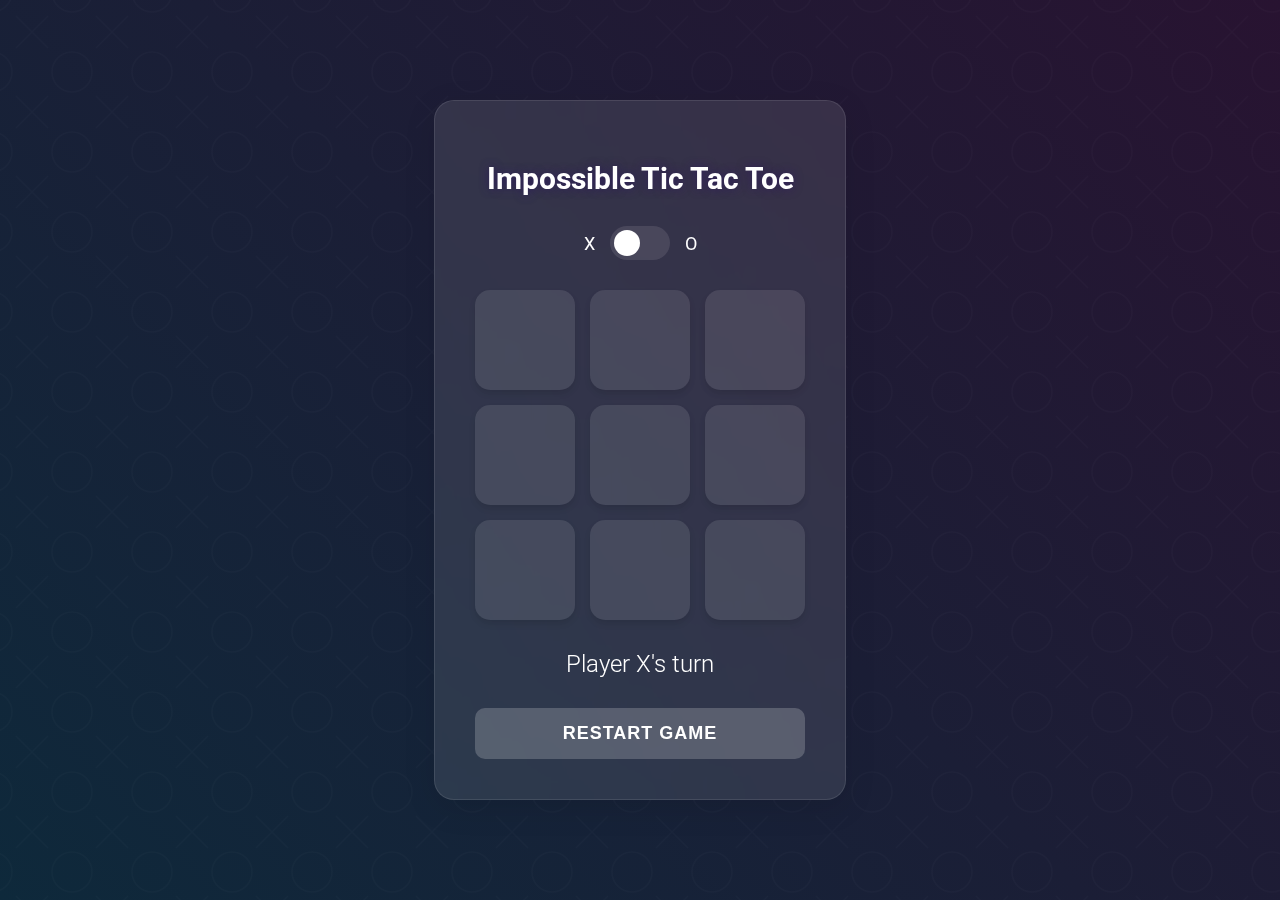
<file: index.html>
<!DOCTYPE html>
<html lang="en">

<head>
    <meta charset="UTF-8">
    <meta name="viewport" content="width=device-width, initial-scale=1.0">
    <title>Impossible Tic Tac Toe</title>
    <link href="https://fonts.googleapis.com/css2?family=Roboto:wght@300;400;700&display=swap" rel="stylesheet">
    <link rel="stylesheet" href="styles.css">
</head>

<body>
    <div class="container">
        <h1 class="title">Impossible Tic Tac Toe</h1>
        <div class="toggle-container">
            <span class="toggle-label">X</span>
            <label class="toggle-switch">
                <input type="checkbox" id="ai-first-toggle">
                <span class="slider"></span>
            </label>
            <span class="toggle-label">O</span>
        </div>
        <div class="board">
            <div class="cell" id="0"></div>
            <div class="cell" id="1"></div>
            <div class="cell" id="2"></div>
            <div class="cell" id="3"></div>
            <div class="cell" id="4"></div>
            <div class="cell" id="5"></div>
            <div class="cell" id="6"></div>
            <div class="cell" id="7"></div>
            <div class="cell" id="8"></div>
        </div>
        <div class="status">Player X's turn</div>
        <button class="btn-restart">Restart Game</button>
    </div>
    <script type="text/javascript" src="script.js"></script>
</body>

</html>
</file>
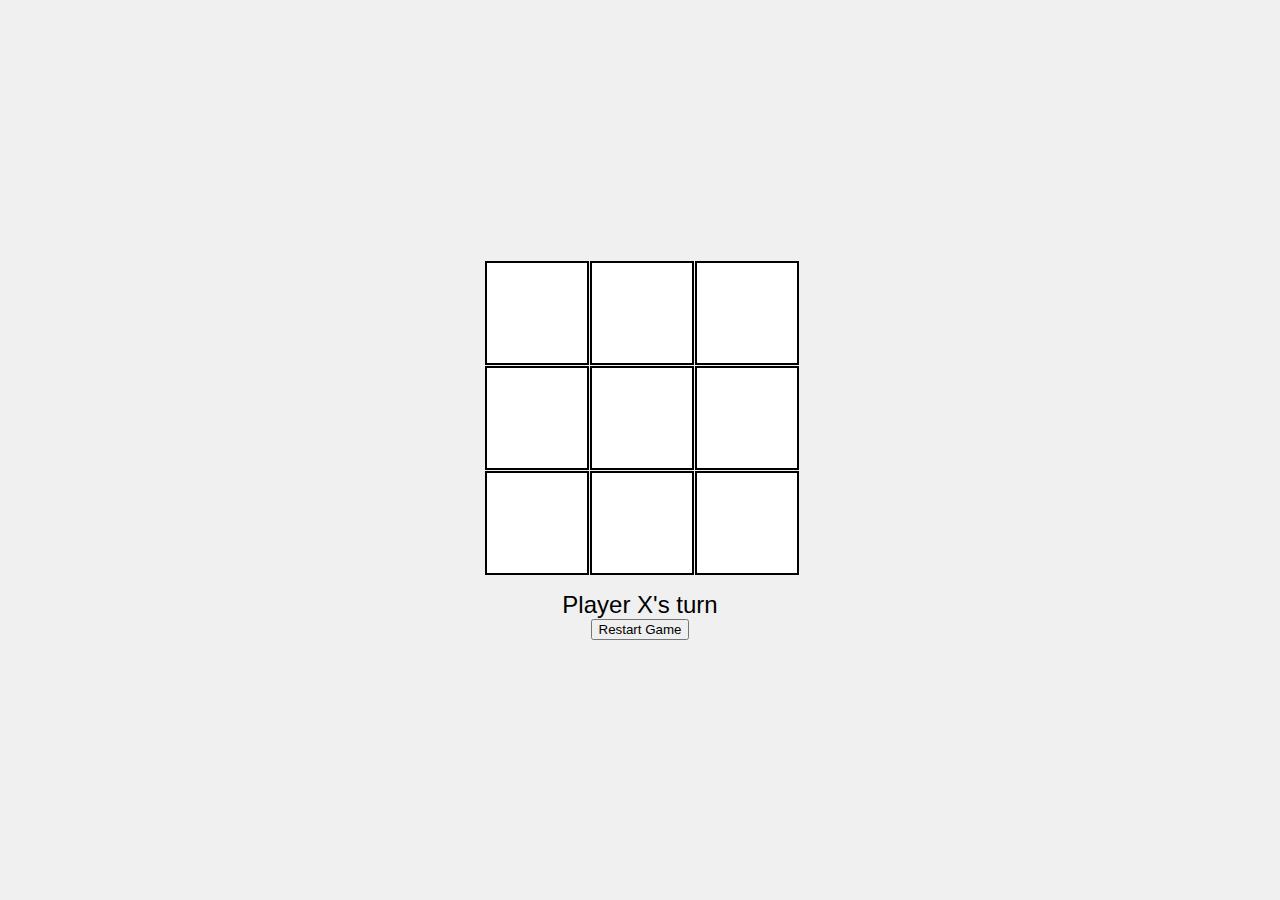
<file: static/index.html>
<!DOCTYPE html>
<html lang="en">
<head>
    <meta charset="UTF-8">
    <meta name="viewport" content="width=device-width, initial-scale=1.0">
    <title>Tic Tac Toe</title>
    <link rel="stylesheet" href="styles.css">
</head>
<body>
    <div class="container">
        <div class="board">
            <div class="cell" id="0"></div>
            <div class="cell" id="1"></div>
            <div class="cell" id="2"></div>
            <div class="cell" id="3"></div>
            <div class="cell" id="4"></div>
            <div class="cell" id="5"></div>
            <div class="cell" id="6"></div>
            <div class="cell" id="7"></div>
            <div class="cell" id="8"></div>
        </div>
        <div class="status">Player X's turn</div>
        <button class="btn btn-primary btn-restart">Restart Game</button>
    </div>
    <script type="text/javascript" src="script.js"></script>
</body>
</html>
</file>
<file: styles.css>
body {
    margin: 0;
    padding: 0;
    display: flex;
    justify-content: center;
    align-items: center;
    min-height: 100vh;
    background: linear-gradient(45deg, #0e293b, #281331);
    font-family: 'Roboto', Arial, sans-serif;
    position: relative;
    overflow: hidden;
}

body::before {
    content: '';
    position: absolute;
    top: 0;
    left: 0;
    right: 0;
    bottom: 0;
    background-image: 
        url("data:image/svg+xml,%3Csvg xmlns='http://www.w3.org/2000/svg' width='80' height='80' viewBox='0 0 100 100'%3E%3Cpath d='M20 20L60 60M60 20L20 60' stroke='rgba(255,255,255,0.1)' stroke-width='2'/%3E%3C/svg%3E"),
        url("data:image/svg+xml,%3Csvg xmlns='http://www.w3.org/2000/svg' width='80' height='80' viewBox='0 0 100 100'%3E%3Ccircle cx='40' cy='40' r='25' fill='none' stroke='rgba(255,255,255,0.1)' stroke-width='2'/%3E%3C/svg%3E");
    background-size: 80px 80px;
    background-position: 0 0, 40px 40px;
    opacity: 0.2;
    z-index: -1;
    animation: moveDoodles 20s linear infinite;
}

@keyframes moveDoodles {
    0% {
        background-position: 0 0, 40px 40px;
    }
    100% {
        background-position: 80px 80px, 120px 120px;
    }
}

.container {
    background: rgba(255, 255, 255, 0.1);
    border-radius: 20px;
    backdrop-filter: blur(10px);
    padding: 40px;
    box-shadow: 0 8px 32px rgba(0, 0, 0, 0.1);
    border: 1px solid rgba(255, 255, 255, 0.1);
}

.title {
    text-align: center;
    font-size: 30px;
    margin-bottom: 30px;
    color: white;
    text-shadow: 0 0 10px rgba(45, 21, 101, 0.7);
    font-weight: bold;
}

.board {
    display: grid;
    grid-template-columns: repeat(3, 100px);
    grid-gap: 15px;
    margin-bottom: 30px;
}

.cell {
    width: 100px;
    height: 100px;
    background: rgba(255, 255, 255, 0.1);
    border-radius: 15px;
    display: flex;
    justify-content: center;
    align-items: center;
    font-size: 48px;
    color: white;
    cursor: pointer;
    transition: all 0.3s ease;
    box-shadow: 0 4px 6px rgba(0, 0, 0, 0.1);
}

.cell:hover {
    background: rgba(255, 255, 255, 0.2);
    transform: translateY(-5px);
    box-shadow: 0 6px 8px rgba(0, 0, 0, 0.2);
}

.status {
    text-align: center;
    font-size: 24px;
    color: white;
    margin-bottom: 30px;
    font-weight: 300;
}

.btn-restart {
    display: block;
    width: 100%;
    padding: 15px;
    background: rgba(255, 255, 255, 0.2);
    border: none;
    border-radius: 10px;
    color: white;
    font-size: 18px;
    cursor: pointer;
    transition: all 0.3s ease;
    font-weight: bold;
    text-transform: uppercase;
    letter-spacing: 1px;
}

.btn-restart:hover {
    background: rgba(255, 255, 255, 0.3);
    transform: translateY(-3px);
    box-shadow: 0 4px 8px rgba(0, 0, 0, 0.2);
}

.toggle-container {
    display: flex;
    justify-content: center;
    align-items: center;
    margin-bottom: 30px;
}

.toggle-label {
    color: white;
    margin-right: 15px;
    margin-left: 15px;
    font-size: 18px;
}

.toggle-switch {
    position: relative;
    display: inline-block;
    width: 60px;
    height: 34px;
}

.toggle-switch input {
    opacity: 0;
    width: 0;
    height: 0;
}

.slider {
    position: absolute;
    cursor: pointer;
    top: 0;
    left: 0;
    right: 0;
    bottom: 0;
    background-color: rgba(255, 255, 255, 0.1);
    transition: .4s;
    border-radius: 34px;
}

.slider:before {
    position: absolute;
    content: "";
    height: 26px;
    width: 26px;
    left: 4px;
    bottom: 4px;
    background-color: white;
    transition: .4s;
    border-radius: 50%;
}

input:checked + .slider {
    background-color: rgba(233, 69, 96, 0.2);
}

input:checked + .slider:before {
    transform: translateX(26px);
}
</file>
<file: static/styles.css>
body {
    display: flex;
    justify-content: center;
    align-items: center;
    height: 100vh;
    margin: 0;
    font-family: Arial, sans-serif;
    background-color: #f0f0f0;
}
.container {
    text-align: center;
}
.board {
    display: grid;
    grid-template-columns: repeat(3, 100px);
    grid-template-rows: repeat(3, 100px);
    gap: 5px;
}
.cell {
    width: 100px;
    height: 100px;
    background-color: #fff;
    border: 2px solid #000;
    display: flex;
    justify-content: center;
    align-items: center;
    font-size: 2em;
    cursor: pointer;
}
.cell:hover {
    background-color: #f9f9f9;
}
.status {
    margin-top: 20px;
    font-size: 1.5em;
}
</file>
